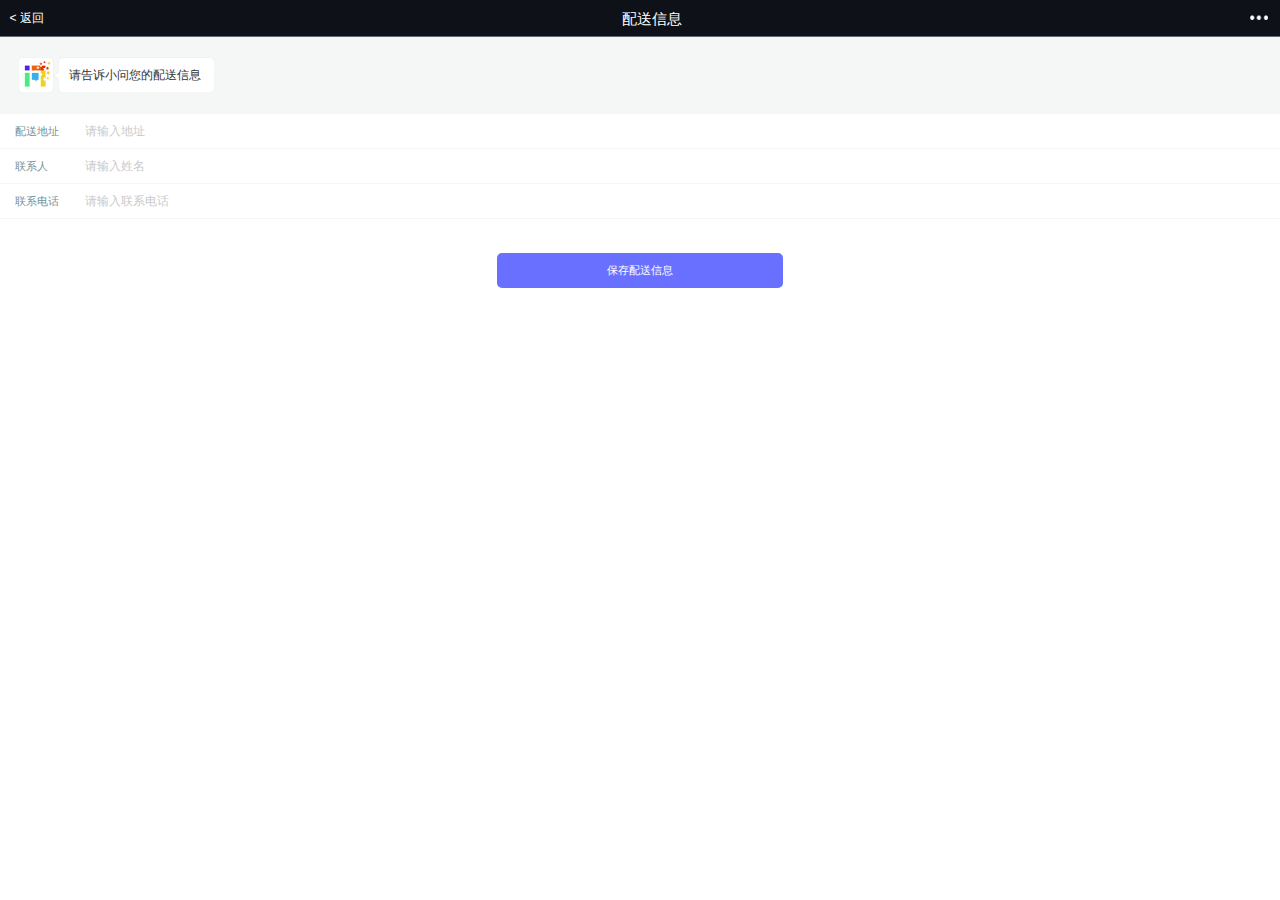
<file: parden/index.html>
<!doctype html>
<html lang="en">
<head>
    <meta charset="UTF-8">
    <meta name="viewport"
          content="width=device-width, user-scalable=no, initial-scale=1.0, maximum-scale=1.0, minimum-scale=1.0">
    <meta http-equiv="X-UA-Compatible" content="ie=edge">
    <link rel="stylesheet" href="css/style.css">
    <title>Document</title>
</head>
<body>
    <div class="container">
        <div class="header">
            <a href="javascript:;">< 返回</a>
            <h3>配送信息</h3>
            <img src="imgs/more.jpg" alt="">
        </div>
        <div class="top">
            <dl>
                <dt><img src="imgs/touxiang.jpg" alt=""></dt>
                <dd>请告诉小问您的配送信息</dd>
            </dl>
        </div>
        <div class="content">
            <p>
                <span>配送地址</span>
                <input type="text" placeholder="请输入地址" class="add">
            </p>
            <p>
                <span>联系人</span>
                <input type="text" placeholder="请输入姓名" class="name">
            </p>
            <p>
                <span>联系电话</span>
                <input type="text" placeholder="请输入联系电话" class="tel">
            </p>
            <div class="send">
                <a class="btn" data-href="index_2_dianpu.html">保存配送信息</a>
            </div>

        </div>
    </div>
    <script src="js/zepto.min.js"></script>
    <script src="js/peisong.js"></script>
</body>
</html>
</file>
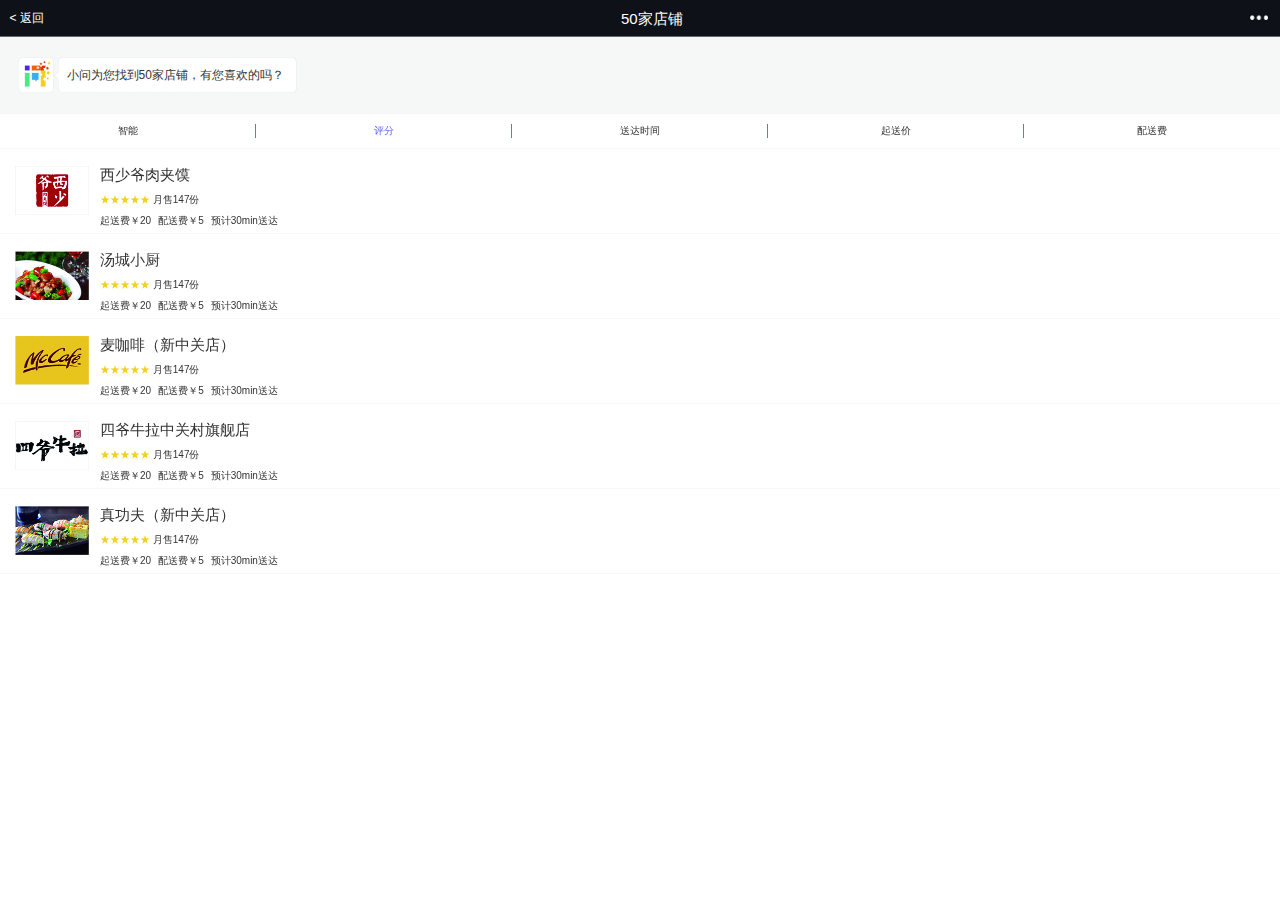
<file: parden/index_2_dianpu.html>
<!doctype html>
<html lang="en">
<head>
    <meta charset="UTF-8">
    <meta name="viewport"
          content="width=device-width, user-scalable=no, initial-scale=1.0, maximum-scale=1.0, minimum-scale=1.0">
    <meta http-equiv="X-UA-Compatible" content="ie=edge">
    <link rel="stylesheet" href="css/index_2_dianpu.css">
    <title>Document</title>
</head>
<body>
    <div class="container">
        <div class="header">
            <a href="index.html">< 返回</a>
            <h3>50家店铺</h3>
            <img src="imgs/more.jpg" alt="">
        </div>
        <div class="top">
            <dl>
                <dt><img src="imgs/touxiang.jpg" alt=""></dt>
                <dd>小问为您找到50家店铺，有您喜欢的吗？</dd>
            </dl>
        </div>
        <div class="box2">
            <ul class="two">
                <li>智能</li>
                <li class="hightlight">评分</li>
                <li>送达时间</li>
                <li>起送价</li>
                <li id="none">配送费</li>
            </ul>
        </div>
        <div class="content2">
            <div class="box1">
                <dl>
                    <dt><img src="imgs/xishaoye.jpg" alt=""></dt>
                    <dd>
                        <h3><a href="index_3_xishaoye.html">西少爷肉夹馍</a></h3>
                        <i>★★★★★</i>
                        <b>月售147份</b>
                        <ul>
                            <li>起送费￥20</li>
                            <li>配送费￥5</li>
                            <li>预计30min送达</li>
                        </ul>
                    </dd>
                </dl>

            </div>
            <div class="box1">
                <dl>
                    <dt><img src="imgs/tangcheng.jpg" alt=""></dt>
                    <dd>
                        <h3>汤城小厨</h3>
                        <i>★★★★★</i>
                        <b>月售147份</b>
                        <ul>
                            <li>起送费￥20</li>
                            <li>配送费￥5</li>
                            <li>预计30min送达</li>
                        </ul>
                    </dd>
                </dl>

            </div>
            <div class="box1">
                <dl>
                    <dt><img src="imgs/maikefei.jpg" alt=""></dt>
                    <dd>
                        <h3>麦咖啡（新中关店）</h3>
                        <i>★★★★★</i>
                        <b>月售147份</b>
                        <ul>
                            <li>起送费￥20</li>
                            <li>配送费￥5</li>
                            <li>预计30min送达</li>
                        </ul>
                    </dd>
                </dl>

            </div>
            <div class="box1">
                <dl>
                    <dt><img src="imgs/siye.jpg" alt=""></dt>
                    <dd>
                        <h3>四爷牛拉中关村旗舰店</h3>
                        <i>★★★★★</i>
                        <b>月售147份</b>
                        <ul>
                            <li>起送费￥20</li>
                            <li>配送费￥5</li>
                            <li>预计30min送达</li>
                        </ul>
                    </dd>
                </dl>

            </div>
            <div class="box1">
                <dl>
                    <dt><img src="imgs/gongfu.jpg" alt=""></dt>
                    <dd>
                        <h3>真功夫（新中关店）</h3>
                        <i>★★★★★</i>
                        <b>月售147份</b>
                        <ul>
                            <li>起送费￥20</li>
                            <li>配送费￥5</li>
                            <li>预计30min送达</li>
                        </ul>
                    </dd>
                </dl>

            </div>
        </div>
    </div>
    <script src="js/zepto.min.js"></script>
    <script>
        $(function(){
            $("li").click(function(){
                $(this).addClass("hightlight").siblings().removeClass();
            })
        })
    </script>
</body>
</html>
</file>
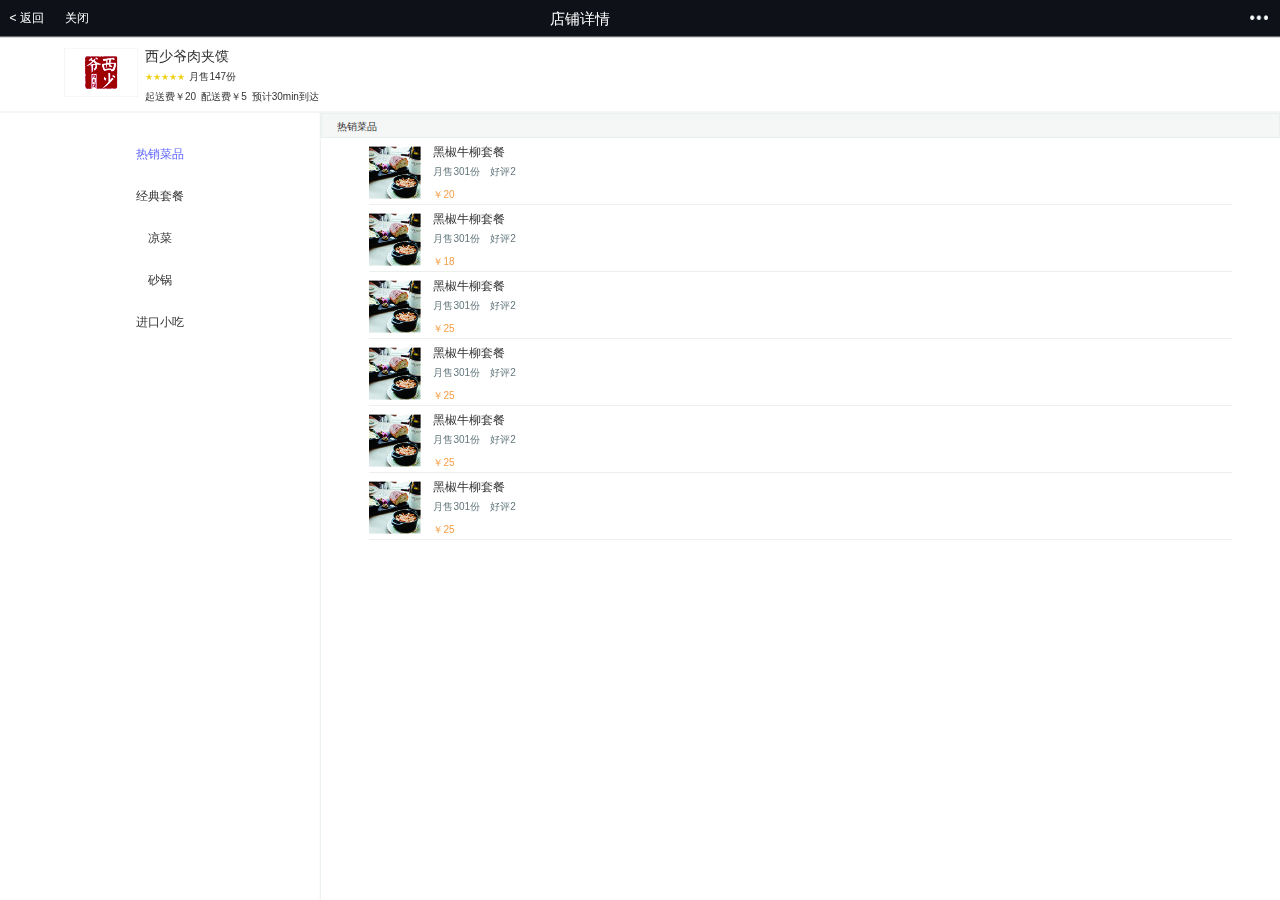
<file: parden/index_3_xishaoye.html>
<!doctype html>
<html lang="en">
<head>
    <meta charset="UTF-8">
    <meta name="viewport"
          content="width=device-width, user-scalable=no, initial-scale=1.0, maximum-scale=1.0, minimum-scale=1.0">
    <meta http-equiv="X-UA-Compatible" content="ie=edge">
    <link rel="stylesheet" href="css/index_3_xishaoye.css">
    <title>Document</title>
</head>
<body>
    <div class="container">
        <div class="header">
            <a href="index_2_dianpu.html">< 返回</a>
            <a href="index_4.html" class="clo">关闭</a>
            <strong>店铺详情</strong>
            <img src="imgs/more.jpg" alt="">
        </div>
        <div class="main">
            <dl>
                <dt><img src="imgs/xishaoye.jpg" alt=""></dt>
                <dd>
                    <h3>西少爷肉夹馍</h3>
                    <i>★★★★★</i>
                    <span>月售147份</span>
                    <ul>
                        <li>起送费￥20</li>
                        <li>配送费￥5</li>
                        <li>预计30min到达</li>
                    </ul>
                </dd>
            </dl>
        </div>
        <div class="content">
            <div class="left">
                <ul>
                    <li class="bg">热销菜品</li>
                    <li>经典套餐</li>
                    <li>凉菜</li>
                    <li>砂锅</li>
                    <li>进口小吃</li>
                </ul>

            </div>
            <div class="right">
                <h3>热销菜品</h3>
                <div class="list">
                    <dl>
                        <dt><img src="imgs/img.jpg" alt=""></dt>
                        <dd>
                            <h4>黑椒牛柳套餐</h4>
                            <ul>
                                <li>月售301份</li>
                                <li>好评2</li>
                            </ul>
                            <b>￥<span class="dan">20</span></b>
                            <div class="buy">
                                <span class="minus">-</span>
                                <strong>0</strong>
                                <span class="plus">+</span>
                            </div>
                        </dd>
                    </dl>
                    <dl>
                        <dt><img src="imgs/img.jpg" alt=""></dt>
                        <dd>
                            <h4>黑椒牛柳套餐</h4>
                            <ul>
                                <li>月售301份</li>
                                <li>好评2</li>
                            </ul>
                            <b>￥<span class="dan">18</span></b>
                            <div class="buy">
                                <span class="minus">-</span>
                                <strong>0</strong>
                                <span class="plus">+</span>
                            </div>
                        </dd>
                    </dl>
                    <dl>
                        <dt><img src="imgs/img.jpg" alt=""></dt>
                        <dd>
                            <h4>黑椒牛柳套餐</h4>
                            <ul>
                                <li>月售301份</li>
                                <li>好评2</li>
                            </ul>
                            <b>￥<span class="dan">25</span></b>
                            <div class="buy">
                                <span class="minus">-</span>
                                <strong>0</strong>
                                <span class="plus">+</span>
                            </div>
                        </dd>
                    </dl>
                    <dl>
                        <dt><img src="imgs/img.jpg" alt=""></dt>
                        <dd>
                            <h4>黑椒牛柳套餐</h4>
                            <ul>
                                <li>月售301份</li>
                                <li>好评2</li>
                            </ul>
                            <b>￥<span class="dan">25</span></b>
                            <div class="buy">
                                <span class="minus">-</span>
                                <strong>0</strong>
                                <span class="plus">+</span>
                            </div>
                        </dd>
                    </dl>
                    <dl>
                        <dt><img src="imgs/img.jpg" alt=""></dt>
                        <dd>
                            <h4>黑椒牛柳套餐</h4>
                            <ul>
                                <li>月售301份</li>
                                <li>好评2</li>
                            </ul>
                            <b>￥<span class="dan">25</span></b>
                            <div class="buy">
                                <span class="minus">-</span>
                                <strong>0</strong>
                                <span class="plus">+</span>
                            </div>
                        </dd>
                    </dl>
                    <dl>
                        <dt><img src="imgs/img.jpg" alt=""></dt>
                        <dd>
                            <h4>黑椒牛柳套餐</h4>
                            <ul>
                                <li>月售301份</li>
                                <li>好评2</li>
                            </ul>
                            <b>￥<span class="dan">25</span></b>
                            <div class="buy">
                                <span>-</span>
                                <strong>0</strong>
                                <span class="plus">+</span>
                            </div>
                        </dd>
                    </dl>
                </div>
            </div>
        </div>
        <div class="footer">
            <span></span><i>项</i>
            <b></b>
            <a href="javascript:;">选好了</a>
        </div>
    </div>
    <script src="js/zepto.min.js"></script>
    <script src="js/xishaoye.js"></script>
</body>
</html>
</file>
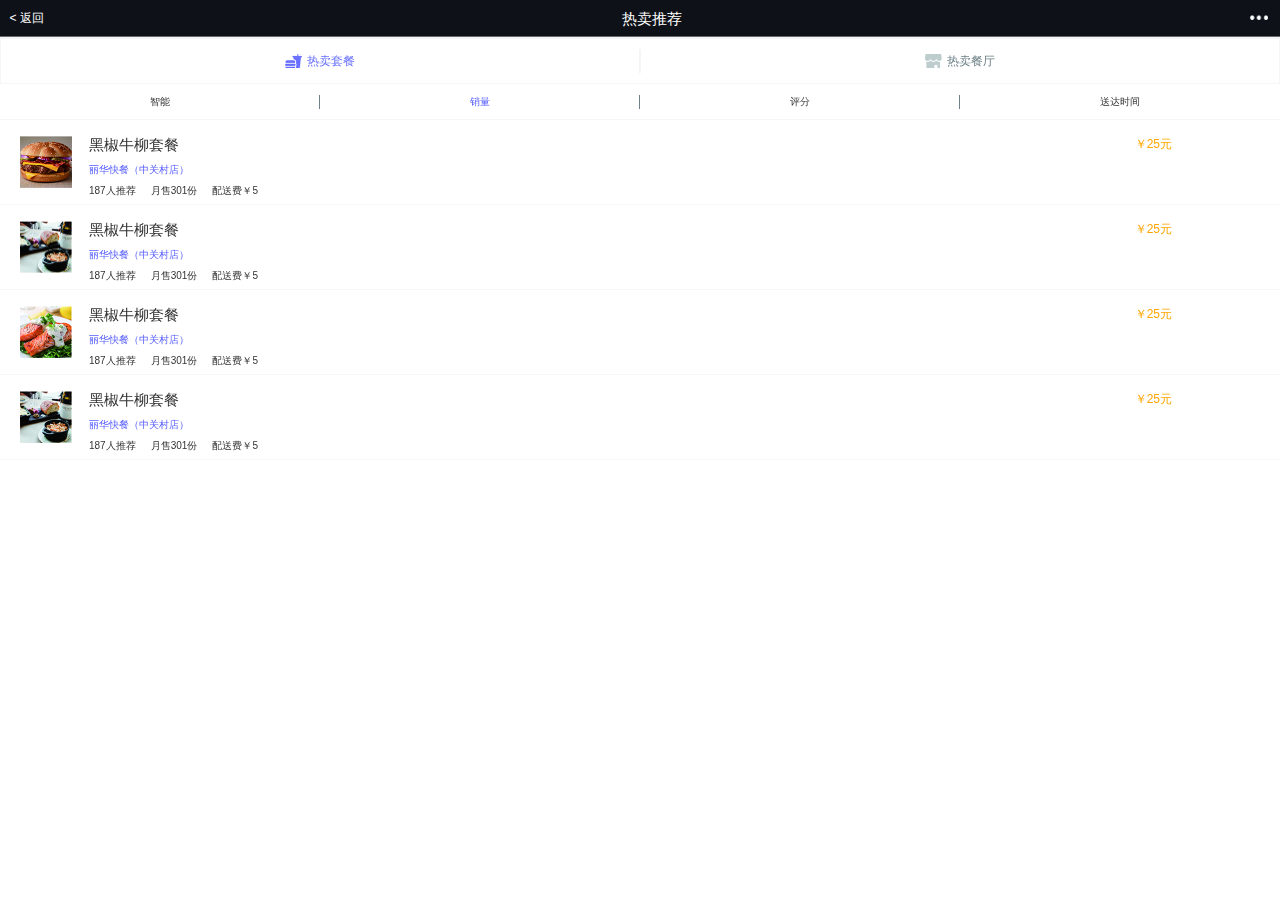
<file: parden/index_4.html>
<!doctype html>
<html lang="en">
<head>
    <meta charset="UTF-8">
    <meta name="viewport"
          content="width=device-width, user-scalable=no, initial-scale=1.0, maximum-scale=1.0, minimum-scale=1.0">
    <meta http-equiv="X-UA-Compatible" content="ie=edge">
    <link rel="stylesheet" href="css/index_4.css">
    <title>Document</title>
</head>
<body>
    <div class="container">
        <div class="header">
            <a href="index.html">< 返回</a>
            <strong>热卖推荐</strong>
            <img src="imgs/more.jpg" alt="">
        </div>
        <div class="nav">
            <div class="box">
                <div class="hot_setMenu">
                    <a href="#">热卖套餐</a>
                </div>
                <div class="icon">
                    <img src="imgs/icon.jpg" alt="">
                </div>
                <div class="hot_restaurant">
                    <a href="#">热卖餐厅</a>
                </div>
            </div>
            <div class="box2">
                <ul class="one">
                    <li>智能</li>
                    <li class="hightlight">销量</li>
                    <li>评分</li>
                    <li id="none">送达时间</li>
                </ul>
                <ul class="two">
                    <li>智能</li>
                    <li class="hightlight">评分</li>
                    <li>送达时间</li>
                    <li>起送价</li>
                    <li id="none">配送费</li>
                </ul>
            </div>
        </div>
        <div class="content1">
            <div class="box1">
                <dl>
                    <dt><img src="imgs/hamburger.jpg" alt=""></dt>
                    <dd>
                        <h3>黑椒牛柳套餐</h3>
                        <span>￥25元</span>
                        <b>丽华快餐（中关村店）</b>
                        <ul>
                            <li>187人推荐</li>
                            <li>月售301份</li>
                            <li>配送费￥5</li>
                        </ul>
                        <p>主荤+半荤+素材+米饭（图片及菜单仅供参考，以当天菜单及实物为准）</p>
                    </dd>
                </dl>
                <div class="buy">
                    <div class="num">
                        <span class="minus">-</span>
                        <b>1</b>
                        <span class="plus">+</span>
                    </div>
                    <a href="javascript:;">加入购物车</a>
                </div>
            </div>
            <div class="box1">
                <dl>
                    <dt><img src="imgs/img.jpg" alt=""></dt>
                    <dd>
                        <h3>黑椒牛柳套餐</h3>
                        <span>￥25元</span>
                        <b>丽华快餐（中关村店）</b>
                        <ul>
                            <li>187人推荐</li>
                            <li>月售301份</li>
                            <li>配送费￥5</li>
                        </ul>
                        <p>主荤+半荤+素材+米饭（图片及菜单仅供参考，以当天菜单及实物为准）</p>
                    </dd>
                </dl>
                <div class="buy">
                    <div class="num">
                        <span class="minus">-</span>
                        <b>1</b>
                        <span class="plus">+</span>
                    </div>
                    <a href="javascript:;">加入购物车</a>
                </div>
            </div>
            <div class="box1">
                <dl>
                    <dt><img src="imgs/img2.jpg" alt=""></dt>
                    <dd>
                        <h3>黑椒牛柳套餐</h3>
                        <span>￥25元</span>
                        <b>丽华快餐（中关村店）</b>
                        <ul>
                            <li>187人推荐</li>
                            <li>月售301份</li>
                            <li>配送费￥5</li>
                        </ul>
                        <p>主荤+半荤+素材+米饭（图片及菜单仅供参考，以当天菜单及实物为准）</p>
                    </dd>
                </dl>
                <div class="buy">
                    <div class="num">
                        <span class="minus">-</span>
                        <b>1</b>
                        <span class="plus">+</span>
                    </div>
                    <a href="javascript:;">加入购物车</a>
                </div>
            </div>
            <div class="box1">
                <dl>
                    <dt><img src="imgs/img3.jpg" alt=""></dt>
                    <dd>
                        <h3>黑椒牛柳套餐</h3>
                        <span>￥25元</span>
                        <b>丽华快餐（中关村店）</b>
                        <ul>
                            <li>187人推荐</li>
                            <li>月售301份</li>
                            <li>配送费￥5</li>
                        </ul>
                        <p>主荤+半荤+素材+米饭（图片及菜单仅供参考，以当天菜单及实物为准）</p>
                    </dd>
                </dl>
                <div class="buy">
                    <div class="num">
                        <span class="minus">-</span>
                        <b>1</b>
                        <span class="plus">+</span>
                    </div>
                    <a href="javascript:;">加入购物车</a>
                </div>
            </div>
        </div>
        <div class="content2">
            <div class="box1">
                <dl>
                    <dt><img src="imgs/xishaoye.jpg" alt=""></dt>
                    <dd>
                        <h3><a href="index_3_xishaoye.html">西少爷肉夹馍</a></h3>
                        <i>★★★★★</i>
                        <b>月售147份</b>
                        <ul>
                            <li>起送费￥20</li>
                            <li>配送费￥5</li>
                            <li>预计30min送达</li>
                        </ul>
                    </dd>
                </dl>
                <div class="buy">
                    <div class="num">
                        <span class="minus">-</span>
                        <b>1</b>
                        <span class="plus">+</span>
                    </div>
                    <a href="javascript:;">加入购物车</a>
                </div>
            </div>
            <div class="box1">
                <dl>
                    <dt><img src="imgs/tangcheng.jpg" alt=""></dt>
                    <dd>
                        <h3>汤城小厨</h3>
                        <i>★★★★★</i>
                        <b>月售147份</b>
                        <ul>
                            <li>起送费￥20</li>
                            <li>配送费￥5</li>
                            <li>预计30min送达</li>
                        </ul>
                    </dd>
                </dl>
                <div class="buy">
                    <div class="num">
                        <span class="minus">-</span>
                        <b>1</b>
                        <span class="plus">+</span>
                    </div>
                    <a href="javascript:;">加入购物车</a>
                </div>
            </div>
            <div class="box1">
                <dl>
                    <dt><img src="imgs/maikefei.jpg" alt=""></dt>
                    <dd>
                        <h3>麦咖啡（新中关店）</h3>
                        <i>★★★★★</i>
                        <b>月售147份</b>
                        <ul>
                            <li>起送费￥20</li>
                            <li>配送费￥5</li>
                            <li>预计30min送达</li>
                        </ul>
                    </dd>
                </dl>
                <div class="buy">
                    <div class="num">
                        <span class="minus">-</span>
                        <b>1</b>
                        <span class="plus">+</span>
                    </div>
                    <a href="javascript:;">加入购物车</a>
                </div>
            </div>
            <div class="box1">
                <dl>
                    <dt><img src="imgs/siye.jpg" alt=""></dt>
                    <dd>
                        <h3>四爷牛拉中关村旗舰店</h3>
                        <i>★★★★★</i>
                        <b>月售147份</b>
                        <ul>
                            <li>起送费￥20</li>
                            <li>配送费￥5</li>
                            <li>预计30min送达</li>
                        </ul>
                    </dd>
                </dl>
                <div class="buy">
                    <div class="num">
                        <span class="minus">-</span>
                        <b>1</b>
                        <span class="plus">+</span>
                    </div>
                    <a href="javascript:;">加入购物车</a>
                </div>
            </div>
            <div class="box1">
                <dl>
                    <dt><img src="imgs/gongfu.jpg" alt=""></dt>
                    <dd>
                        <h3>真功夫（新中关店）</h3>
                        <i>★★★★★</i>
                        <b>月售147份</b>
                        <ul>
                            <li>起送费￥20</li>
                            <li>配送费￥5</li>
                            <li>预计30min送达</li>
                        </ul>
                    </dd>
                </dl>
                <div class="buy">
                    <div class="num">
                        <span class="minus">-</span>
                        <b>1</b>
                        <span class="plus">+</span>
                    </div>
                    <a href="javascript:;">加入购物车</a>
                </div>
            </div>
        </div>

    </div>

    <script src="js/zepto.min.js"></script>
    <script src="js/js1.js"></script>
</body>
</html>
</file>
<file: parden/css/style.css>
* {
  box-sizing: border-box;
  -webkit-box-sizing: border-box;
  -webkit-tap-highlight-color: transparent;
  -webkit-touch-callout: none;
  -webkit-backface-visibility: hidden; }

body, div, dl, dt, dd, ul, ol, li, h1, h2, h3, h4, h5, h6, pre, code, form, fieldset, legend, input, textarea, p, blockquote, th, td {
  margin: 0;
  padding: 0; }

table {
  border-collapse: collapse;
  border-spacing: 0; }
  table th, table td {
    vertical-align: top; }

fieldset, img {
  border: 0; }

img {
  display: block;
  width: 100%;
  height: 100%; }

em, strong, b, i {
  font-style: normal;
  font-weight: normal; }

h1, h2, h3, h4, h5, h6 {
  font-weight: normal;
  font-size: 100%; }

body, input, button, textarea {
  font-family: sans-serif,Helvetica; }

input {
  border: none; }

a {
  text-decoration: none;
  outline: none; }

a:hover {
  cursor: pointer; }

html, body {
  -webkit-user-select: none;
  -moz-user-select: none;
  -ms-user-select: none;
  user-select: none;
  height: 100%;
  width: 100%;
  color: #333;
  -ms-text-size-adjust: 100%;
  -webkit-text-size-adjust: 100%;
  -webkit-font-smoothing: antialiased; }

body {
  position: relative;
  overflow: hidden;
  -webkit-overflow-scrolling: touch;
  -webkit-transform-style: preserve-3d;
  -webkit-backface-visibility: hidden; }

ul, ol {
  list-style-type: none; }
  ul li, ol li {
    list-style: none; }

a, input, textarea, select {
  outline: 0;
  -webkit-appearance: none;
  font-size: 100%; }

a {
  color: #333;
  text-decoration: none;
  -webkit-tap-highlight-color: transparent; }
  a:active {
    color: #1a1a1a; }

::-webkit-input-placeholder {
  color: #cacaca; }

input:-moz-placeholder {
  color: #cacaca; }

.container {
  width: 100%;
  display: -webkit-flex;
  flex-direction: column; }
  .container .header {
    width: 100%;
    height: 37px;
    background: #0E1218;
    border-bottom: 1px solid #64696D;
    color: #fff;
    display: -webkit-flex;
    text-align: center;
    line-height: 37px; }
    .container .header a {
      width: 53.5px;
      color: #fff;
      font-size: 12px; }
    .container .header h3 {
      flex: 1;
      text-align: center;
      font-size: 15px; }
    .container .header img {
      width: 18px;
      height: 5px;
      margin-right: 12px;
      margin-top: 15px; }
  .container .top {
    width: 100%;
    height: 77px;
    background: #F5F7F6; }
    .container .top dl {
      margin-top: 20px;
      margin-left: 18px; }
      .container .top dl dt {
        float: left; }
        .container .top dl dt img {
          width: 36px; }
      .container .top dl dd {
        width: 161px;
        height: 36px;
        background: url("../imgs/chat.jpg");
        background-size: 100% 100%;
        float: left;
        font-size: 12px;
        line-height: 36px;
        text-align: center; }
  .container .content {
    width: 100%; }
    .container .content p {
      width: 100%;
      height: 35px;
      background: #fff;
      border-bottom: 1px solid #F4F6F5;
      line-height: 35px;
      padding-left: 15px;
      clear: both; }
      .container .content p span {
        float: left;
        width: 70px;
        font-size: 11px;
        color: #799096; }
      .container .content p input {
        height: 100%;
        font-size: 12px;
        color: #000;
        float: left;
        line-height: 100%; }
    .container .content .send {
      width: 100%;
      margin-top: 34px;
      /* display:-webkit-flex;
       justify-content: center;*/ }
      .container .content .send .btn {
        width: 286px;
        height: 35px;
        margin: 0 auto;
        display: block;
        background: #6970FF;
        color: #fff;
        line-height: 35px;
        text-align: center;
        border-radius: 5px;
        font-size: 11px; }

/*# sourceMappingURL=style.css.map */
</file>
<file: parden/css/index_2_dianpu.css>
* {
  box-sizing: border-box;
  -webkit-box-sizing: border-box;
  -webkit-tap-highlight-color: transparent;
  -webkit-touch-callout: none;
  -webkit-backface-visibility: hidden; }

body, div, dl, dt, dd, ul, ol, li, h1, h2, h3, h4, h5, h6, pre, code, form, fieldset, legend, input, textarea, p, blockquote, th, td {
  margin: 0;
  padding: 0; }

table {
  border-collapse: collapse;
  border-spacing: 0; }
  table th, table td {
    vertical-align: top; }

fieldset, img {
  border: 0; }

img {
  display: block;
  width: 100%;
  height: 100%; }

em, strong, b, i {
  font-style: normal;
  font-weight: normal; }

h1, h2, h3, h4, h5, h6 {
  font-weight: normal;
  font-size: 100%; }

body, input, button, textarea {
  font-family: sans-serif,Helvetica; }

input {
  border: none; }

a {
  text-decoration: none;
  outline: none; }

a:hover {
  cursor: pointer; }

html, body {
  -webkit-user-select: none;
  -moz-user-select: none;
  -ms-user-select: none;
  user-select: none;
  height: 100%;
  width: 100%;
  color: #333;
  -ms-text-size-adjust: 100%;
  -webkit-text-size-adjust: 100%;
  -webkit-font-smoothing: antialiased; }

body {
  position: relative;
  overflow: hidden;
  -webkit-overflow-scrolling: touch;
  -webkit-transform-style: preserve-3d;
  -webkit-backface-visibility: hidden; }

ul, ol {
  list-style-type: none; }
  ul li, ol li {
    list-style: none; }

a, input, textarea, select {
  outline: 0;
  -webkit-appearance: none;
  font-size: 100%; }

a {
  color: #333;
  text-decoration: none;
  -webkit-tap-highlight-color: transparent; }
  a:active {
    color: #1a1a1a; }

::-webkit-input-placeholder {
  color: #cacaca; }

input:-moz-placeholder {
  color: #cacaca; }

.container {
  width: 100%;
  height: 100%;
  display: -webkit-flex;
  flex-direction: column; }
  .container .header {
    width: 100%;
    height: 37px;
    background: #0E1218;
    border-bottom: 1px solid #64696D;
    color: #fff;
    display: -webkit-flex;
    text-align: center;
    line-height: 37px; }
    .container .header a {
      width: 53.5px;
      color: #fff;
      font-size: 12px; }
    .container .header h3 {
      flex: 1;
      text-align: center;
      font-size: 15px; }
    .container .header img {
      width: 18px;
      height: 5px;
      margin-right: 12px;
      margin-top: 15px; }
  .container .top {
    width: 100%;
    height: 77px;
    background: #F6F8F7; }
    .container .top dl {
      margin-top: 20px;
      margin-left: 18px; }
      .container .top dl dt {
        float: left; }
        .container .top dl dt img {
          width: 36px; }
      .container .top dl dd {
        width: 242.5px;
        height: 36px;
        background: url("../imgs/chat1.jpg");
        background-size: 100% 100%;
        float: left;
        font-size: 12px;
        line-height: 36px;
        text-align: center; }
  .container .box2 {
    width: 100%;
    height: 35px;
    display: -webkit-flex;
    align-items: center;
    border-bottom: 1px solid #F6F8F7; }
    .container .box2 .two {
      width: 100%;
      display: -webkit-flex;
      justify-content: center; }
      .container .box2 .two li {
        width: 20%;
        text-align: center;
        border-right: 1px solid #6E8188;
        font-size: 10px;
        float: left; }
      .container .box2 .two #none {
        border: 0; }
      .container .box2 .two .hightlight {
        color: #555DFE; }
  .container .content2 {
    width: 100%;
    flex: 1;
    overflow-y: auto; }
    .container .content2 .box1 {
      width: 100%;
      height: 85px;
      padding-top: 16.5px;
      border-bottom: 1px solid #F6F8F7;
      overflow: hidden; }
      .container .content2 .box1 dl {
        width: 95%;
        margin: 0 15px;
        display: -webkit-flex;
        position: relative;
        font-size: 10px; }
        .container .content2 .box1 dl dt {
          margin-right: 11px; }
          .container .content2 .box1 dl dt img {
            width: 74px;
            height: 49px; }
        .container .content2 .box1 dl h3 {
          font-size: 15px; }
        .container .content2 .box1 dl i {
          color: #F1D11E; }
        .container .content2 .box1 dl b {
          line-height: 29px; }
        .container .content2 .box1 dl ul {
          display: -webkit-flex; }
          .container .content2 .box1 dl ul li {
            padding-right: 7px; }
      .container .content2 .box1 .buy {
        width: 90%;
        height: 40px;
        margin: 10px auto 0;
        border-top: 1px solid #F6F8F7;
        padding-top: 6px; }
        .container .content2 .box1 .buy .num {
          float: left;
          margin-top: 9px; }
          .container .content2 .box1 .buy .num span {
            width: 19px;
            display: inline-block;
            border-radius: 9.5px;
            background: blue;
            color: #fff;
            text-align: center;
            line-height: 19px; }
        .container .content2 .box1 .buy a {
          float: right;
          width: 86px;
          height: 35px;
          background: #6970FF;
          border-radius: 3px;
          text-align: center;
          line-height: 35px;
          color: #fff;
          font-size: 12px; }

/*# sourceMappingURL=index_2_dianpu.css.map */
</file>
<file: parden/css/index_3_xishaoye.css>
* {
  box-sizing: border-box;
  -webkit-box-sizing: border-box;
  -webkit-tap-highlight-color: transparent;
  -webkit-touch-callout: none;
  -webkit-backface-visibility: hidden; }

body, div, dl, dt, dd, ul, ol, li, h1, h2, h3, h4, h5, h6, pre, code, form, fieldset, legend, input, textarea, p, blockquote, th, td {
  margin: 0;
  padding: 0; }

table {
  border-collapse: collapse;
  border-spacing: 0; }
  table th, table td {
    vertical-align: top; }

fieldset, img {
  border: 0; }

img {
  display: block;
  width: 100%;
  height: 100%; }

em, strong, b, i {
  font-style: normal;
  font-weight: normal; }

h1, h2, h3, h4, h5, h6 {
  font-weight: normal;
  font-size: 100%; }

body, input, button, textarea {
  font-family: sans-serif,Helvetica; }

input {
  border: none; }

a {
  text-decoration: none;
  outline: none; }

a:hover {
  cursor: pointer; }

html, body {
  -webkit-user-select: none;
  -moz-user-select: none;
  -ms-user-select: none;
  user-select: none;
  height: 100%;
  width: 100%;
  color: #333;
  -ms-text-size-adjust: 100%;
  -webkit-text-size-adjust: 100%;
  -webkit-font-smoothing: antialiased; }

body {
  position: relative;
  overflow: hidden;
  -webkit-overflow-scrolling: touch;
  -webkit-transform-style: preserve-3d;
  -webkit-backface-visibility: hidden; }

ul, ol {
  list-style-type: none; }
  ul li, ol li {
    list-style: none; }

a, input, textarea, select {
  outline: 0;
  -webkit-appearance: none;
  font-size: 100%; }

a {
  color: #333;
  text-decoration: none;
  -webkit-tap-highlight-color: transparent; }
  a:active {
    color: #1a1a1a; }

::-webkit-input-placeholder {
  color: #cacaca; }

input:-moz-placeholder {
  color: #cacaca; }

.container {
  width: 100%;
  height: 100%;
  display: -webkit-flex;
  flex-direction: column; }
  .container .header {
    width: 100%;
    height: 37px;
    background: #0E1218;
    border-bottom: 1px solid #64696D;
    color: #fff;
    display: -webkit-flex;
    text-align: center;
    line-height: 37px;
    position: relative; }
    .container .header a {
      width: 53.5px;
      color: #fff;
      font-size: 12px;
      position: absolute;
      left: 0; }
    .container .header .clo {
      width: 53.5px;
      color: #fff;
      font-size: 12px;
      position: absolute;
      left: 50px; }
    .container .header strong {
      font-size: 15px;
      position: absolute;
      left: 43%; }
    .container .header img {
      width: 18.5px;
      height: 4.5px;
      margin-top: 15px;
      margin-right: 12px;
      position: absolute;
      right: 0; }
  .container .main {
    width: 100%;
    height: 76px;
    border-top: 1px solid #D7D8DA;
    border-bottom: 2px solid #F1F5F4; }
    .container .main dl {
      width: 90%;
      margin: 10px auto 0; }
      .container .main dl dt {
        float: left;
        padding-right: 7px; }
      .container .main dl img {
        width: 74px; }
      .container .main dl dd {
        float: left; }
        .container .main dl dd h3 {
          font-size: 14px; }
        .container .main dl dd i {
          color: #F1D01F;
          font-size: 9px; }
        .container .main dl dd span {
          font-size: 10px; }
      .container .main dl li {
        float: left;
        font-size: 10px;
        padding-right: 5px;
        line-height: 25px; }
  .container .content {
    display: -webkit-flex;
    width: 100%;
    flex: 1; }
    .container .content .left {
      width: 25%;
      height: 100%;
      border-right: 1px solid #FAFCFB;
      text-align: center;
      padding-top: 20px; }
      .container .content .left .bg {
        color: #5E65FE; }
      .container .content .left li {
        font-size: 12px;
        line-height: 42px; }
    .container .content .right {
      width: 75%;
      overflow-y: auto;
      border-left: 1px solid #ECF2F0; }
      .container .content .right h3 {
        width: 100%;
        height: 25px;
        background: #F5F7F6;
        border: 1px solid #EAF0F0;
        padding-left: 15px;
        line-height: 25px;
        font-size: 10px; }
      .container .content .right dl {
        width: 90%;
        height: 67px;
        border-bottom: 1px solid #EBEFEE;
        margin: 0 auto;
        padding-top: 8px;
        position: relative; }
        .container .content .right dl dt {
          float: left;
          padding-right: 12.5px; }
          .container .content .right dl dt img {
            width: 52px; }
        .container .content .right dl dd {
          float: left; }
          .container .content .right dl dd h4 {
            font-size: 12px;
            line-height: 13px; }
          .container .content .right dl dd li {
            float: left;
            font-size: 10px;
            color: #63777C;
            padding-right: 10px;
            line-height: 25px; }
          .container .content .right dl dd b {
            font-size: 10px;
            color: #F59D43;
            line-height: 14px; }
      .container .content .right .buy {
        position: absolute;
        right: 0;
        bottom: 5px;
        display: none; }
        .container .content .right .buy span {
          width: 18px;
          height: 18px;
          background: #6A6FFF;
          display: inline-block;
          border-radius: 50%;
          text-align: center;
          line-height: 18px;
          color: #fff; }
  .container .footer {
    display: none;
    width: 100%;
    height: 53px;
    background: #141921;
    line-height: 53px;
    /* display:-webkit-flex;*/
    /*align-items: center;*/
    position: relative; }
    .container .footer span {
      width: 24px;
      height: 24px;
      font-size: 9px;
      display: inline-block;
      border-radius: 50%;
      text-align: center;
      color: #fff;
      background: #6970FF;
      float: left;
      margin-left: 3%;
      line-height: 24px;
      margin-top: 12px; }
    .container .footer i {
      font-size: 12px;
      color: #fff;
      margin: 0 5px;
      float: left; }
    .container .footer b {
      font-size: 12px;
      color: #fff;
      float: left; }
    .container .footer a {
      width: 94px;
      height: 34px;
      background: #6A71FF;
      color: #fff;
      text-align: center;
      line-height: 34px;
      border-radius: 10px;
      font-size: 12px;
      position: absolute;
      right: 3%;
      margin-top: 10px; }

/*# sourceMappingURL=index_3_xishaoye.css.map */
</file>
<file: parden/css/index_4.css>
@charset "UTF-8";
* {
  box-sizing: border-box;
  -webkit-box-sizing: border-box;
  -webkit-tap-highlight-color: transparent;
  -webkit-touch-callout: none;
  -webkit-backface-visibility: hidden; }

body, div, dl, dt, dd, ul, ol, li, h1, h2, h3, h4, h5, h6, pre, code, form, fieldset, legend, input, textarea, p, blockquote, th, td {
  margin: 0;
  padding: 0; }

table {
  border-collapse: collapse;
  border-spacing: 0; }
  table th, table td {
    vertical-align: top; }

fieldset, img {
  border: 0; }

img {
  display: block;
  width: 100%;
  height: 100%; }

em, strong, b, i {
  font-style: normal;
  font-weight: normal; }

h1, h2, h3, h4, h5, h6 {
  font-weight: normal;
  font-size: 100%; }

body, input, button, textarea {
  font-family: sans-serif,Helvetica; }

input {
  border: none; }

a {
  text-decoration: none;
  outline: none; }

a:hover {
  cursor: pointer; }

html, body {
  -webkit-user-select: none;
  -moz-user-select: none;
  -ms-user-select: none;
  user-select: none;
  height: 100%;
  width: 100%;
  color: #333;
  -ms-text-size-adjust: 100%;
  -webkit-text-size-adjust: 100%;
  -webkit-font-smoothing: antialiased; }

body {
  position: relative;
  overflow: hidden;
  -webkit-overflow-scrolling: touch;
  -webkit-transform-style: preserve-3d;
  -webkit-backface-visibility: hidden; }

ul, ol {
  list-style-type: none; }
  ul li, ol li {
    list-style: none; }

a, input, textarea, select {
  outline: 0;
  -webkit-appearance: none;
  font-size: 100%; }

a {
  color: #333;
  text-decoration: none;
  -webkit-tap-highlight-color: transparent; }
  a:active {
    color: #1a1a1a; }

::-webkit-input-placeholder {
  color: #cacaca; }

input:-moz-placeholder {
  color: #cacaca; }

.container {
  width: 100%;
  height: 100%;
  display: -webkit-flex;
  flex-direction: column; }
  .container .header {
    width: 100%;
    height: 37px;
    background: #0E1218;
    border-bottom: 1px solid #64696D;
    color: #fff;
    display: -webkit-flex;
    justify-content: center;
    text-align: center;
    line-height: 37px; }
    .container .header a {
      width: 53.5px;
      color: #fff;
      font-size: 12px; }
    .container .header strong {
      flex: 1;
      font-size: 15px; }
    .container .header img {
      width: 18.5px;
      height: 4.5px;
      margin-top: 15px;
      margin-right: 12px; }
  .container .nav {
    width: 100%;
    height: 82.5px;
    border-top: 1px solid #F5F7F6;
    border-bottom: 1px solid #F5F7F6; }
    .container .nav .box {
      height: 46px;
      border: 1px solid #F5F7F6;
      display: -webkit-flex;
      justify-content: center;
      align-items: center;
      /*涓婁笅灞呬腑*/ }
      .container .nav .box .hot_setMenu {
        height: 46px;
        width: 158.5px;
        text-align: center;
        line-height: 46px;
        font-size: 12px;
        flex: 1; }
        .container .nav .box .hot_setMenu a {
          background: url("../imgs/hot.jpg") no-repeat left;
          background-size: 16.5px 17px;
          padding-left: 22px;
          color: #676FFE; }
      .container .nav .box .icon {
        height: 24px;
        overflow: hidden; }
      .container .nav .box .hot_restaurant {
        height: 46px;
        width: 158.5px;
        text-align: center;
        line-height: 46px;
        font-size: 12px;
        flex: 1; }
        .container .nav .box .hot_restaurant a {
          background: url("../imgs/hot2.jpg") no-repeat left;
          background-size: 16.5px 17px;
          padding-left: 22px;
          color: #6E8188; }
    .container .nav .box2 {
      width: 100%;
      height: 35px;
      display: -webkit-flex;
      align-items: center; }
      .container .nav .box2 .one {
        width: 100%;
        display: -webkit-flex;
        justify-content: center; }
        .container .nav .box2 .one li {
          width: 25%;
          text-align: center;
          border-right: 1px solid #6E8188;
          font-size: 10px; }
        .container .nav .box2 .one #none {
          border: 0; }
        .container .nav .box2 .one .hightlight {
          color: #555DFE; }
      .container .nav .box2 .two {
        width: 100%;
        display: -webkit-flex;
        justify-content: center;
        display: none; }
        .container .nav .box2 .two li {
          width: 20%;
          text-align: center;
          border-right: 1px solid #6E8188;
          font-size: 10px;
          float: left; }
        .container .nav .box2 .two #none {
          border: 0; }
        .container .nav .box2 .two .hightlight {
          color: #555DFE; }
  .container .content1 {
    width: 100%;
    flex: 1;
    overflow-y: auto; }
    .container .content1 .box1 {
      width: 100%;
      height: 85px;
      padding-top: 16.5px;
      border-bottom: 1px solid #F6F8F7;
      overflow: hidden; }
      .container .content1 .box1 dl {
        width: 90%;
        margin: 0 20px;
        display: -webkit-flex;
        position: relative;
        font-size: 10px; }
        .container .content1 .box1 dl dt {
          margin-right: 17px; }
          .container .content1 .box1 dl dt img {
            width: 52px;
            height: 52px; }
        .container .content1 .box1 dl h3 {
          font-size: 15px; }
        .container .content1 .box1 dl span {
          position: absolute;
          top: 0;
          right: 0;
          font-size: 12px;
          color: orange; }
        .container .content1 .box1 dl b {
          color: #555DFE;
          line-height: 29px; }
        .container .content1 .box1 dl ul {
          display: -webkit-flex; }
          .container .content1 .box1 dl ul li {
            padding-right: 15px; }
        .container .content1 .box1 dl p {
          color: #92A5AC;
          line-height: 17px;
          padding-top: 10px; }
      .container .content1 .box1 .buy {
        width: 90%;
        height: 40px;
        margin: 10px auto 0;
        border-top: 1px solid #F6F8F7;
        padding-top: 6px; }
        .container .content1 .box1 .buy .num {
          float: left;
          margin-top: 9px; }
          .container .content1 .box1 .buy .num span {
            width: 19px;
            display: inline-block;
            border-radius: 9.5px;
            background: blue;
            color: #fff;
            text-align: center;
            line-height: 19px; }
        .container .content1 .box1 .buy a {
          float: right;
          width: 86px;
          height: 35px;
          background: #6970FF;
          border-radius: 3px;
          text-align: center;
          line-height: 35px;
          color: #fff;
          font-size: 12px; }
  .container .content2 {
    display: none;
    width: 100%;
    flex: 1;
    overflow-y: auto; }
    .container .content2 .box1 {
      width: 100%;
      height: 85px;
      padding-top: 16.5px;
      border-bottom: 1px solid #F6F8F7;
      overflow: hidden; }
      .container .content2 .box1 dl {
        width: 95%;
        margin: 0 15px;
        display: -webkit-flex;
        position: relative;
        font-size: 10px; }
        .container .content2 .box1 dl dt {
          margin-right: 11px; }
          .container .content2 .box1 dl dt img {
            width: 74px;
            height: 49px; }
        .container .content2 .box1 dl h3 {
          font-size: 15px; }
        .container .content2 .box1 dl i {
          color: #F1D11E; }
        .container .content2 .box1 dl b {
          line-height: 29px; }
        .container .content2 .box1 dl ul {
          display: -webkit-flex; }
          .container .content2 .box1 dl ul li {
            padding-right: 7px; }
      .container .content2 .box1 .buy {
        width: 90%;
        height: 40px;
        margin: 10px auto 0;
        border-top: 1px solid #F6F8F7;
        padding-top: 6px; }
        .container .content2 .box1 .buy .num {
          float: left;
          margin-top: 9px; }
          .container .content2 .box1 .buy .num span {
            width: 19px;
            display: inline-block;
            border-radius: 9.5px;
            background: blue;
            color: #fff;
            text-align: center;
            line-height: 19px; }
        .container .content2 .box1 .buy a {
          float: right;
          width: 86px;
          height: 35px;
          background: #6970FF;
          border-radius: 3px;
          text-align: center;
          line-height: 35px;
          color: #fff;
          font-size: 12px; }

/*# sourceMappingURL=index_4.css.map */
</file>
